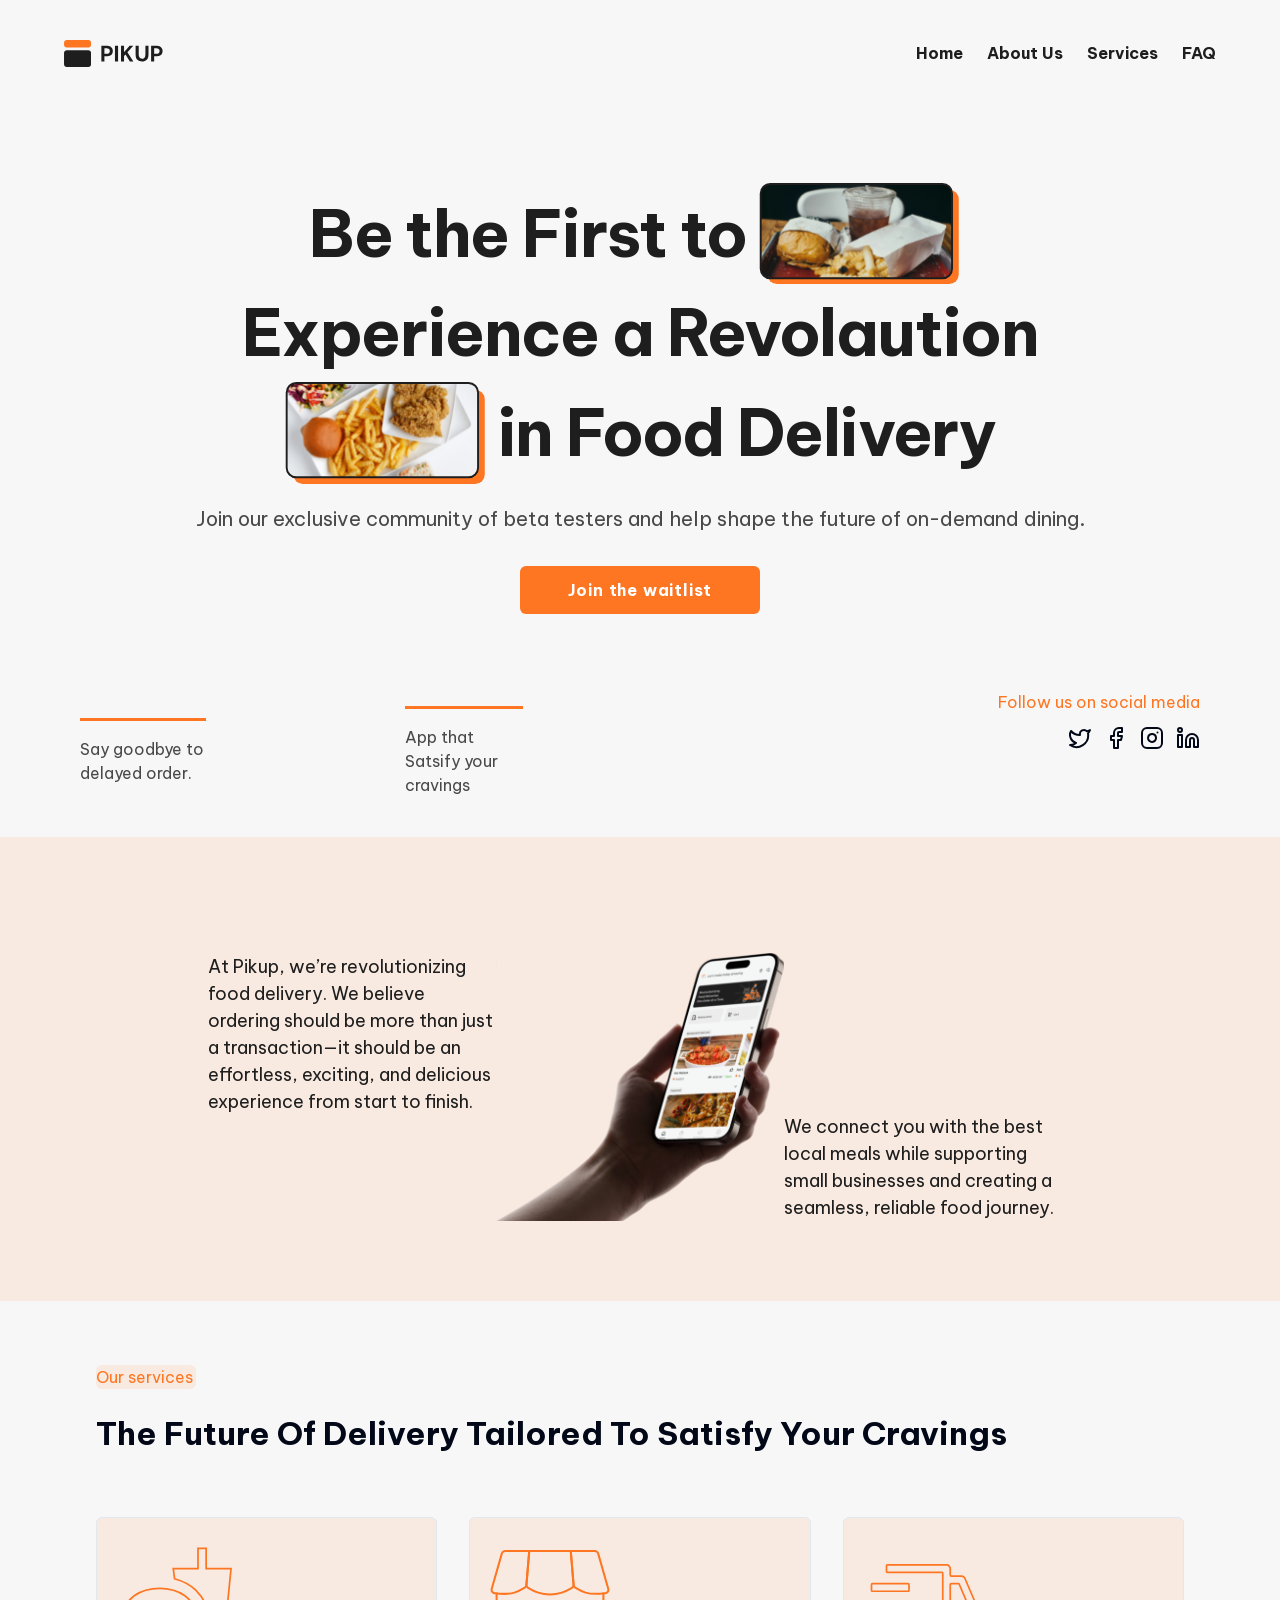
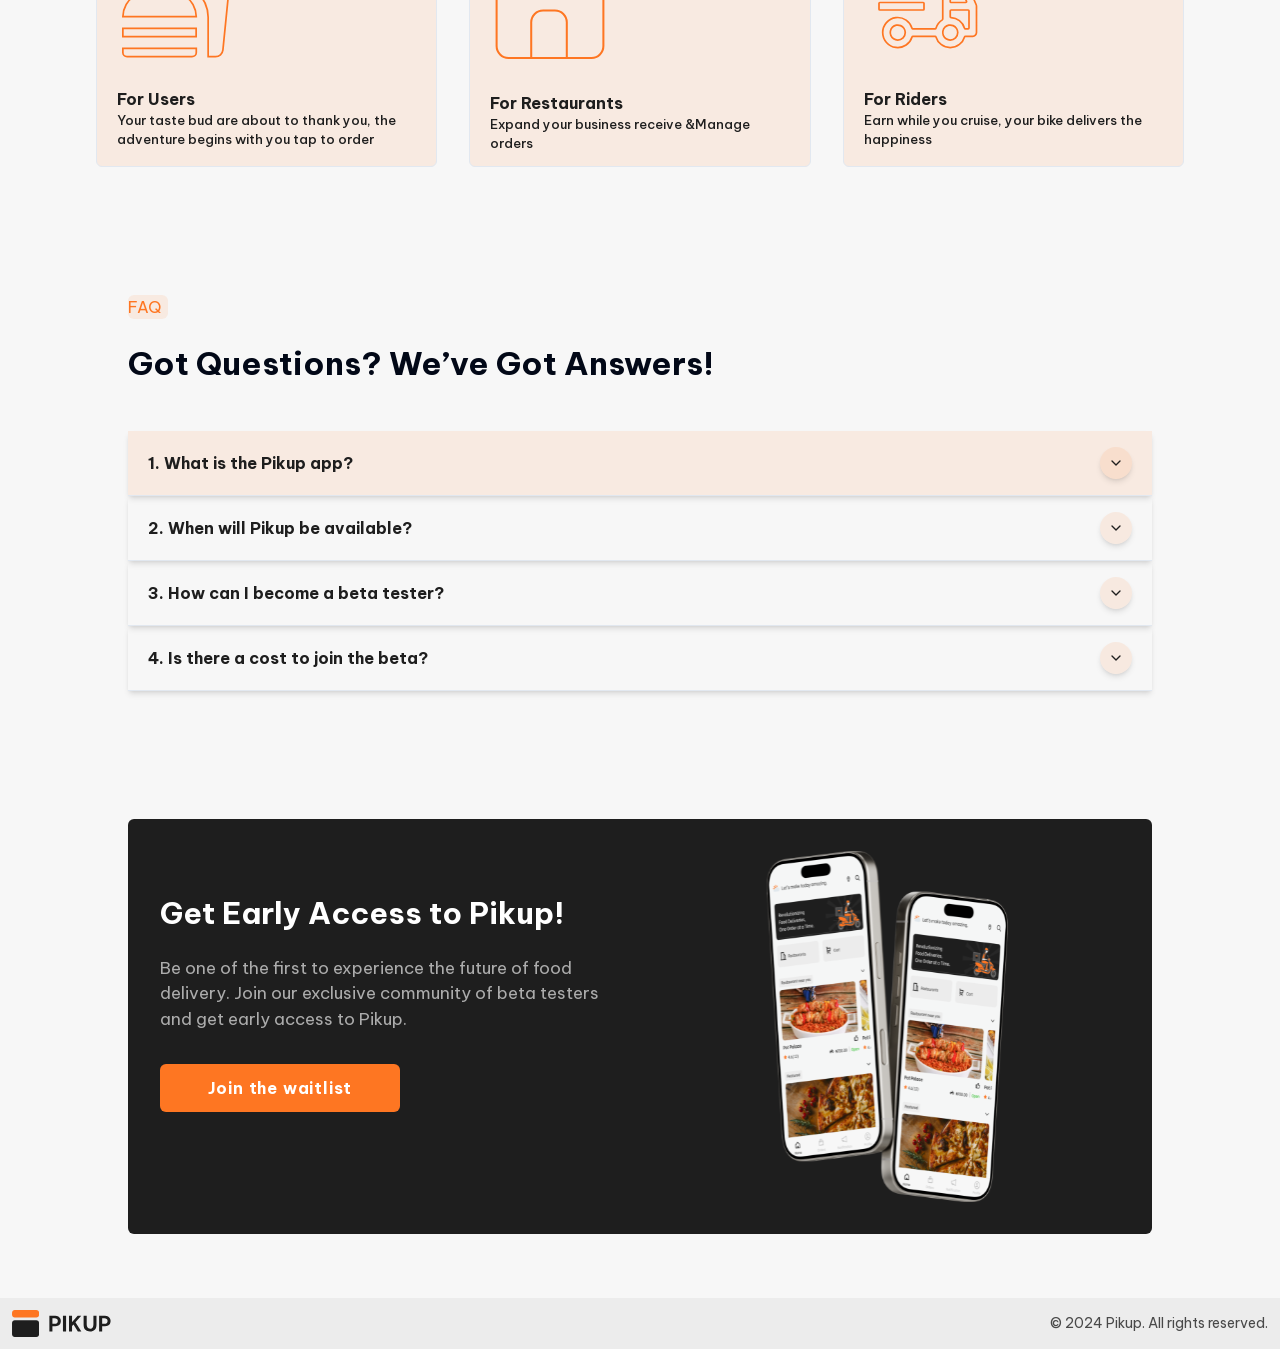
<file: index.html>
<!DOCTYPE html><html lang="en"><head><meta charSet="utf-8"/><meta name="viewport" content="width=device-width, initial-scale=1"/><link rel="stylesheet" href="/_next/static/css/c4f15d140b1f3050.css" data-precedence="next"/><link rel="preload" as="script" fetchPriority="low" href="/_next/static/chunks/webpack-d528f48b2ebd47a4.js"/><script src="/_next/static/chunks/fd9d1056-02a7ca6d61e7c515.js" async=""></script><script src="/_next/static/chunks/23-68cc1ddaee4f8f33.js" async=""></script><script src="/_next/static/chunks/main-app-592cea0767f6a997.js" async=""></script><script src="/_next/static/chunks/418-fa1ff6aec365aae2.js" async=""></script><script src="/_next/static/chunks/app/page-d074edd298087b3d.js" async=""></script><title>Pikup</title><meta name="description" content="Generated by create next app"/><link rel="icon" href="/favicon.ico" type="image/x-icon" sizes="16x16"/><script src="/_next/static/chunks/polyfills-78c92fac7aa8fdd8.js" noModule=""></script></head><body class="__className_e0ebcb"><main class="bg-[#F7F7F7]"><nav class="container"><div class="items-center px-1 pt-5 max-w-screen mx-auto md:flex md:px-8"><div class="flex items-center justify-between md:justify-center py-3 md:py-5 md:block"><a href="/"><img alt="logo" loading="lazy" width="100" height="100" decoding="async" data-nimg="1" style="color:transparent" src="/asserts/Frame 2.svg"/></a><div class="md:hidden"><button class="text-black outline-none p-2 rounded-md focus:border-[#FE7622] focus:border"><svg xmlns="http://www.w3.org/2000/svg" width="24" height="24" viewBox="0 0 24 24" fill="none" stroke="currentColor" stroke-width="2" stroke-linecap="round" stroke-linejoin="round" class="lucide lucide-menu"><line x1="4" x2="20" y1="12" y2="12"></line><line x1="4" x2="20" y1="6" y2="6"></line><line x1="4" x2="20" y1="18" y2="18"></line></svg></button></div></div><div class="flex-1 justify-self-end pb-3 mt-8 md:block md:pb-0 md:mt-0 hidden"><ul class="justify-end items-end space-y-8 md:flex md:space-x-6 md:space-y-0"><li class="text-[#1E1E1E] font-bold hover:border-b-2 border-[#FE7622]"><a href="/">Home</a></li><li class="text-[#1E1E1E] font-bold hover:border-b-2 border-[#FE7622]"><a href="#about">About Us</a></li><li class="text-[#1E1E1E] font-bold hover:border-b-2 border-[#FE7622]"><a href="#service">Services</a></li><li class="text-[#1E1E1E] font-bold hover:border-b-2 border-[#FE7622]"><a href="#faq">FAQ</a></li></ul></div></div></nav><div class="hero mt-7 sm:mt-20 flex flex-col gap-5 items-center sm:py-4 px-6"><h1 class="lg:text-[65px] text-[38px] font-bold text-[#1E1E1E] text-center tracking-tight"><span class="sm:flex gap-3 items-center justify-center me-3">Be the First to<img alt="hero" loading="lazy" width="200" height="200" decoding="async" data-nimg="1" class="hidden sm:block" style="color:transparent" src="asserts/Group 1.svg"/></span>Experience a Revolaution <br/><span class="sm:flex gap-3 items-center justify-center"><img alt="hero pikup" loading="lazy" width="200" height="200" decoding="async" data-nimg="1" class="hidden sm:block" style="color:transparent" src="/asserts/Group 2.svg"/>in Food Delivery</span></h1><p class="text-[#494949] text-[20px] text-wrap font-normal text-center">Join our exclusive community of beta testers and help shape the future of on-demand dining.</p><button class="w-[240px] mt-3 py-3 text-white font-bold tracking-wider bg-[#FE7622] rounded-md hover:bg-[#FF6B22]">Join the waitlist</button></div><div class="mt-[60px] grid lg:grid-cols-2 lg:px-20 mb-10 px-1 "><div class="grid grid-cols-2 gap-[10%] items-center"><div class="row"><hr class="border-t border-[#FE7622] border-2 my-4 md:w-1/2"/><p class="text-[#494949] md:w-1/2">Say goodbye to delayed order.</p></div><div class="row place-self-end"><hr class="border-t border-[#FE7622] border-2 my-4 md:w-1/2"/><p class="text-[#494949] md:w-1/2">App that Satsify your cravings</p></div></div><div class="lg:text-end mt-10 sm:mt-0"><p class="text-[#FE7622] text-[1rem]">Follow us on social media</p><div class="flex gap-3 lg:justify-end pt-3"><svg xmlns="http://www.w3.org/2000/svg" width="24" height="24" viewBox="0 0 24 24" fill="none" stroke="currentColor" stroke-width="2" stroke-linecap="round" stroke-linejoin="round" class="lucide lucide-twitter"><path d="M22 4s-.7 2.1-2 3.4c1.6 10-9.4 17.3-18 11.6 2.2.1 4.4-.6 6-2C3 15.5.5 9.6 3 5c2.2 2.6 5.6 4.1 9 4-.9-4.2 4-6.6 7-3.8 1.1 0 3-1.2 3-1.2z"></path></svg><svg xmlns="http://www.w3.org/2000/svg" width="24" height="24" viewBox="0 0 24 24" fill="none" stroke="currentColor" stroke-width="2" stroke-linecap="round" stroke-linejoin="round" class="lucide lucide-facebook"><path d="M18 2h-3a5 5 0 0 0-5 5v3H7v4h3v8h4v-8h3l1-4h-4V7a1 1 0 0 1 1-1h3z"></path></svg><svg xmlns="http://www.w3.org/2000/svg" width="24" height="24" viewBox="0 0 24 24" fill="none" stroke="currentColor" stroke-width="2" stroke-linecap="round" stroke-linejoin="round" class="lucide lucide-instagram"><rect width="20" height="20" x="2" y="2" rx="5" ry="5"></rect><path d="M16 11.37A4 4 0 1 1 12.63 8 4 4 0 0 1 16 11.37z"></path><line x1="17.5" x2="17.51" y1="6.5" y2="6.5"></line></svg><svg xmlns="http://www.w3.org/2000/svg" width="24" height="24" viewBox="0 0 24 24" fill="none" stroke="currentColor" stroke-width="2" stroke-linecap="round" stroke-linejoin="round" class="lucide lucide-linkedin"><path d="M16 8a6 6 0 0 1 6 6v7h-4v-7a2 2 0 0 0-2-2 2 2 0 0 0-2 2v7h-4v-7a6 6 0 0 1 6-6z"></path><rect width="4" height="12" x="2" y="9"></rect><circle cx="4" cy="4" r="2"></circle></svg></div></div></div><div class="about bg-[#FE76221A] pt-9 lg:px-32" id="about"><div class="lg:p-20 p-10 grid md:grid-cols-3 lg:gap-0"><p class=" place-self-start text-[#1E1E1E] text-[18px]">At Pikup, we’re revolutionizing food delivery. We believe ordering should be more than just a transaction—it should be an effortless, exciting, and delicious experience from start to finish.</p><img alt="logo" loading="lazy" width="400" height="300" decoding="async" data-nimg="1" class="place-self-center" style="color:transparent" src="asserts/hand.svg"/><p class="place-self-end text-[#1E1E1E] text-[18px]">We connect you with the best local meals while supporting small businesses and creating a seamless, reliable food journey.</p></div></div><div class=" py-16 md:px-24 px-6 flex flex-col gap-5" id="service"><h6 class="text-[rgb(254,118,34)] bg-[#FE76221A] w-[100px] rounded-md">Our services</h6><p class="font-semibold md:text-[2rem] text-[25px]">The Future Of Delivery Tailored To Satisfy Your Cravings</p><div class="grid md:grid-cols-3 gap-8 mt-10"><div class="card rounded-md bg-[#FE76221A] py-3 pt-6 px-5 border "><img alt="pikup" loading="lazy" width="120" height="120" decoding="async" data-nimg="1" style="color:transparent" src="asserts/mdi_food.svg"/><h3 class="text-[#1E1E1E] font-semibold mt-6">For Users</h3><p class="text-[#1E1E1E] font-medium text-[13px]">Your taste bud are about to thank you, the adventure begins with you tap to order</p></div><div class="card rounded-md bg-[#FE76221A] py-3 pt-8 px-5 border "><img alt="pikup" loading="lazy" width="120" height="120" decoding="async" data-nimg="1" style="color:transparent" src="asserts/Group.svg"/><h3 class="text-[#1E1E1E] font-semibold mt-8">For Restaurants</h3><p class="text-[#1E1E1E] font-medium text-[13px]">Expand your business receive &amp;Manage orders<!-- --> </p></div><div class="card rounded-md bg-[#FE76221A] py-3 pt-6 px-5 border "><img alt="pikup" loading="lazy" width="120" height="120" decoding="async" data-nimg="1" style="color:transparent" src="asserts/carbon_delivery.svg"/><h3 class="text-[#1E1E1E] font-semibold mt-6">For Riders</h3><p class="text-[#1E1E1E] font-medium text-[13px]">Earn while you cruise, your bike delivers the happiness</p></div></div></div><div class=" py-16 md:px-32 px-3 flex flex-col gap-5" id="faq"><h5 class="text-[rgb(254,118,34)] bg-[#FE76221A] w-[40px] rounded-md">FAQ</h5><p class="font-semibold md:text-[2rem] text-[25px]">Got Questions? We’ve Got Answers!</p><div class="w-full mt-6" data-orientation="vertical"><div data-state="closed" data-orientation="vertical" class="border-b shadow-md bg-[#FE76221A] sm:px-5 text-[#1E1E1E] px-3"><h3 data-orientation="vertical" data-state="closed" class="flex"><button type="button" aria-controls="radix-:R2eqfja:" aria-expanded="false" data-state="closed" data-orientation="vertical" id="radix-:Reqfja:" class="flex flex-1 items-center justify-between py-4 transition-all hover:underline [&amp;[data-state=open]&gt;svg]:rotate-180 font-semibold text-[16px]" data-radix-collection-item="">1. What is the Pikup app?<!-- --> <svg xmlns="http://www.w3.org/2000/svg" width="24" height="24" viewBox="0 0 24 24" fill="none" stroke="currentColor" stroke-width="2" stroke-linecap="round" stroke-linejoin="round" class="lucide lucide-chevron-down h-8 w-8 shrink-0 transition-transform rounded-full bg-[#FE76221A] p-2 shadow-md duration-200"><path d="m6 9 6 6 6-6"></path></svg></button></h3><div data-state="closed" id="radix-:R2eqfja:" hidden="" role="region" aria-labelledby="radix-:Reqfja:" data-orientation="vertical" class="overflow-hidden text-sm transition-all data-[state=closed]:animate-accordion-up data-[state=open]:animate-accordion-down" style="--radix-accordion-content-height:var(--radix-collapsible-content-height);--radix-accordion-content-width:var(--radix-collapsible-content-width)"></div></div><div data-state="closed" data-orientation="vertical" class="border-b shadow-md last: sm:px-5 text-[#1E1E1E] px-3"><h3 data-orientation="vertical" data-state="closed" class="flex"><button type="button" aria-controls="radix-:R2mqfja:" aria-expanded="false" data-state="closed" data-orientation="vertical" id="radix-:Rmqfja:" class="flex flex-1 items-center justify-between py-4 transition-all hover:underline [&amp;[data-state=open]&gt;svg]:rotate-180 font-semibold text-[16px]" data-radix-collection-item="">2. When will Pikup be available?<!-- --> <svg xmlns="http://www.w3.org/2000/svg" width="24" height="24" viewBox="0 0 24 24" fill="none" stroke="currentColor" stroke-width="2" stroke-linecap="round" stroke-linejoin="round" class="lucide lucide-chevron-down h-8 w-8 shrink-0 transition-transform rounded-full bg-[#FE76221A] p-2 shadow-md duration-200"><path d="m6 9 6 6 6-6"></path></svg></button></h3><div data-state="closed" id="radix-:R2mqfja:" hidden="" role="region" aria-labelledby="radix-:Rmqfja:" data-orientation="vertical" class="overflow-hidden text-sm transition-all data-[state=closed]:animate-accordion-up data-[state=open]:animate-accordion-down" style="--radix-accordion-content-height:var(--radix-collapsible-content-height);--radix-accordion-content-width:var(--radix-collapsible-content-width)"></div></div><div data-state="closed" data-orientation="vertical" class="border-b shadow-md sm:px-5 text-[#1E1E1E] px-3"><h3 data-orientation="vertical" data-state="closed" class="flex"><button type="button" aria-controls="radix-:R2uqfja:" aria-expanded="false" data-state="closed" data-orientation="vertical" id="radix-:Ruqfja:" class="flex flex-1 items-center justify-between py-4 transition-all hover:underline [&amp;[data-state=open]&gt;svg]:rotate-180 font-semibold text-[16px]" data-radix-collection-item="">3. How can I become a beta tester?<!-- --> <svg xmlns="http://www.w3.org/2000/svg" width="24" height="24" viewBox="0 0 24 24" fill="none" stroke="currentColor" stroke-width="2" stroke-linecap="round" stroke-linejoin="round" class="lucide lucide-chevron-down h-8 w-8 shrink-0 transition-transform rounded-full bg-[#FE76221A] p-2 shadow-md duration-200"><path d="m6 9 6 6 6-6"></path></svg></button></h3><div data-state="closed" id="radix-:R2uqfja:" hidden="" role="region" aria-labelledby="radix-:Ruqfja:" data-orientation="vertical" class="overflow-hidden text-sm transition-all data-[state=closed]:animate-accordion-up data-[state=open]:animate-accordion-down" style="--radix-accordion-content-height:var(--radix-collapsible-content-height);--radix-accordion-content-width:var(--radix-collapsible-content-width)"></div></div><div data-state="closed" data-orientation="vertical" class="border-b shadow-md sm:px-5 text-[#1E1E1E] px-3"><h3 data-orientation="vertical" data-state="closed" class="flex"><button type="button" aria-controls="radix-:R36qfja:" aria-expanded="false" data-state="closed" data-orientation="vertical" id="radix-:R16qfja:" class="flex flex-1 items-center justify-between py-4 transition-all hover:underline [&amp;[data-state=open]&gt;svg]:rotate-180 font-semibold text-[16px]" data-radix-collection-item="">4. Is there a cost to join the beta?<!-- --> <svg xmlns="http://www.w3.org/2000/svg" width="24" height="24" viewBox="0 0 24 24" fill="none" stroke="currentColor" stroke-width="2" stroke-linecap="round" stroke-linejoin="round" class="lucide lucide-chevron-down h-8 w-8 shrink-0 transition-transform rounded-full bg-[#FE76221A] p-2 shadow-md duration-200"><path d="m6 9 6 6 6-6"></path></svg></button></h3><div data-state="closed" id="radix-:R36qfja:" hidden="" role="region" aria-labelledby="radix-:R16qfja:" data-orientation="vertical" class="overflow-hidden text-sm transition-all data-[state=closed]:animate-accordion-up data-[state=open]:animate-accordion-down" style="--radix-accordion-content-height:var(--radix-collapsible-content-height);--radix-accordion-content-width:var(--radix-collapsible-content-width)"></div></div></div></div><div class=" py-16 md:px-32 px-3"><div class="bg-[#1E1E1E] p-8  grid lg:grid-cols-2 gap-6 rounded-md "><div class="pt-10"><h3 class="text-white md:text-[30px] text-[25px] font-semibold mb-5">Get Early Access to Pikup!</h3><p class="text-[#ACACAC] text-[17px]">Be one of the first to experience the future of food delivery. Join our exclusive community of beta testers and get early access to Pikup.</p><button class="w-[240px] mt-8 py-3 text-white font-bold tracking-wider bg-[#FE7622] rounded-md hover:bg-[#FF6B22]">Join the waitlist</button></div><img alt="pikup" loading="lazy" width="270" height="200" decoding="async" data-nimg="1" class="lg:ms-[100px]" style="color:transparent" src="asserts/iPhone 16 Pro mockup natural titanium 1.svg"/></div></div><div class="footer bg-[#ECECEC] p-3"><div class="flex justify-between items-center"><a href="/"><img alt="logo" loading="lazy" width="100" height="100" decoding="async" data-nimg="1" style="color:transparent" src="/asserts/Frame 2.svg"/></a><span class="text-[#494949] md:text-[14px] text-[10px]">© 2024 Pikup. All rights reserved.</span></div></div></main><script src="/_next/static/chunks/webpack-d528f48b2ebd47a4.js" async=""></script><script>(self.__next_f=self.__next_f||[]).push([0]);self.__next_f.push([2,null])</script><script>self.__next_f.push([1,"1:HL[\"/_next/static/css/c4f15d140b1f3050.css\",\"style\"]\n"])</script><script>self.__next_f.push([1,"2:I[5751,[],\"\"]\n4:I[6513,[],\"ClientPageRoot\"]\n5:I[6771,[\"418\",\"static/chunks/418-fa1ff6aec365aae2.js\",\"931\",\"static/chunks/app/page-d074edd298087b3d.js\"],\"default\"]\n6:I[9275,[],\"\"]\n7:I[1343,[],\"\"]\n9:I[6130,[],\"\"]\na:[]\n"])</script><script>self.__next_f.push([1,"0:[[[\"$\",\"link\",\"0\",{\"rel\":\"stylesheet\",\"href\":\"/_next/static/css/c4f15d140b1f3050.css\",\"precedence\":\"next\",\"crossOrigin\":\"$undefined\"}]],[\"$\",\"$L2\",null,{\"buildId\":\"Xp1NGRaWLVkozmJVN2wrj\",\"assetPrefix\":\"\",\"initialCanonicalUrl\":\"/\",\"initialTree\":[\"\",{\"children\":[\"__PAGE__\",{}]},\"$undefined\",\"$undefined\",true],\"initialSeedData\":[\"\",{\"children\":[\"__PAGE__\",{},[[\"$L3\",[\"$\",\"$L4\",null,{\"props\":{\"params\":{},\"searchParams\":{}},\"Component\":\"$5\"}]],null],null]},[[\"$\",\"html\",null,{\"lang\":\"en\",\"children\":[\"$\",\"body\",null,{\"className\":\"__className_e0ebcb\",\"children\":[\"$\",\"$L6\",null,{\"parallelRouterKey\":\"children\",\"segmentPath\":[\"children\"],\"error\":\"$undefined\",\"errorStyles\":\"$undefined\",\"errorScripts\":\"$undefined\",\"template\":[\"$\",\"$L7\",null,{}],\"templateStyles\":\"$undefined\",\"templateScripts\":\"$undefined\",\"notFound\":[[\"$\",\"title\",null,{\"children\":\"404: This page could not be found.\"}],[\"$\",\"div\",null,{\"style\":{\"fontFamily\":\"system-ui,\\\"Segoe UI\\\",Roboto,Helvetica,Arial,sans-serif,\\\"Apple Color Emoji\\\",\\\"Segoe UI Emoji\\\"\",\"height\":\"100vh\",\"textAlign\":\"center\",\"display\":\"flex\",\"flexDirection\":\"column\",\"alignItems\":\"center\",\"justifyContent\":\"center\"},\"children\":[\"$\",\"div\",null,{\"children\":[[\"$\",\"style\",null,{\"dangerouslySetInnerHTML\":{\"__html\":\"body{color:#000;background:#fff;margin:0}.next-error-h1{border-right:1px solid rgba(0,0,0,.3)}@media (prefers-color-scheme:dark){body{color:#fff;background:#000}.next-error-h1{border-right:1px solid rgba(255,255,255,.3)}}\"}}],[\"$\",\"h1\",null,{\"className\":\"next-error-h1\",\"style\":{\"display\":\"inline-block\",\"margin\":\"0 20px 0 0\",\"padding\":\"0 23px 0 0\",\"fontSize\":24,\"fontWeight\":500,\"verticalAlign\":\"top\",\"lineHeight\":\"49px\"},\"children\":\"404\"}],[\"$\",\"div\",null,{\"style\":{\"display\":\"inline-block\"},\"children\":[\"$\",\"h2\",null,{\"style\":{\"fontSize\":14,\"fontWeight\":400,\"lineHeight\":\"49px\",\"margin\":0},\"children\":\"This page could not be found.\"}]}]]}]}]],\"notFoundStyles\":[],\"styles\":null}]}]}],null],null],\"couldBeIntercepted\":false,\"initialHead\":[null,\"$L8\"],\"globalErrorComponent\":\"$9\",\"missingSlots\":\"$Wa\"}]]\n"])</script><script>self.__next_f.push([1,"8:[[\"$\",\"meta\",\"0\",{\"name\":\"viewport\",\"content\":\"width=device-width, initial-scale=1\"}],[\"$\",\"meta\",\"1\",{\"charSet\":\"utf-8\"}],[\"$\",\"title\",\"2\",{\"children\":\"Pikup\"}],[\"$\",\"meta\",\"3\",{\"name\":\"description\",\"content\":\"Generated by create next app\"}],[\"$\",\"link\",\"4\",{\"rel\":\"icon\",\"href\":\"/favicon.ico\",\"type\":\"image/x-icon\",\"sizes\":\"16x16\"}]]\n3:null\n"])</script></body></html>
</file>
<file: _next/static/css/c4f15d140b1f3050.css>
@font-face{font-family:__Be_Vietnam_Pro_e0ebcb;font-style:normal;font-weight:400;font-display:swap;src:url(/_next/static/media/76f85175de9485bf-s.woff2) format("woff2");unicode-range:u+0102-0103,u+0110-0111,u+0128-0129,u+0168-0169,u+01a0-01a1,u+01af-01b0,u+0300-0301,u+0303-0304,u+0308-0309,u+0323,u+0329,u+1ea0-1ef9,u+20ab}@font-face{font-family:__Be_Vietnam_Pro_e0ebcb;font-style:normal;font-weight:400;font-display:swap;src:url(/_next/static/media/b27c706639ed0ce8-s.woff2) format("woff2");unicode-range:u+0100-02ba,u+02bd-02c5,u+02c7-02cc,u+02ce-02d7,u+02dd-02ff,u+0304,u+0308,u+0329,u+1d00-1dbf,u+1e00-1e9f,u+1ef2-1eff,u+2020,u+20a0-20ab,u+20ad-20c0,u+2113,u+2c60-2c7f,u+a720-a7ff}@font-face{font-family:__Be_Vietnam_Pro_e0ebcb;font-style:normal;font-weight:400;font-display:swap;src:url(/_next/static/media/fc6d8b10b7b1f644-s.p.woff2) format("woff2");unicode-range:u+00??,u+0131,u+0152-0153,u+02bb-02bc,u+02c6,u+02da,u+02dc,u+0304,u+0308,u+0329,u+2000-206f,u+20ac,u+2122,u+2191,u+2193,u+2212,u+2215,u+feff,u+fffd}@font-face{font-family:__Be_Vietnam_Pro_e0ebcb;font-style:normal;font-weight:500;font-display:swap;src:url(/_next/static/media/85ae9b4f4e1f55b0-s.woff2) format("woff2");unicode-range:u+0102-0103,u+0110-0111,u+0128-0129,u+0168-0169,u+01a0-01a1,u+01af-01b0,u+0300-0301,u+0303-0304,u+0308-0309,u+0323,u+0329,u+1ea0-1ef9,u+20ab}@font-face{font-family:__Be_Vietnam_Pro_e0ebcb;font-style:normal;font-weight:500;font-display:swap;src:url(/_next/static/media/cc1f5fabab25995c-s.woff2) format("woff2");unicode-range:u+0100-02ba,u+02bd-02c5,u+02c7-02cc,u+02ce-02d7,u+02dd-02ff,u+0304,u+0308,u+0329,u+1d00-1dbf,u+1e00-1e9f,u+1ef2-1eff,u+2020,u+20a0-20ab,u+20ad-20c0,u+2113,u+2c60-2c7f,u+a720-a7ff}@font-face{font-family:__Be_Vietnam_Pro_e0ebcb;font-style:normal;font-weight:500;font-display:swap;src:url(/_next/static/media/aed5f820244f2ee5-s.p.woff2) format("woff2");unicode-range:u+00??,u+0131,u+0152-0153,u+02bb-02bc,u+02c6,u+02da,u+02dc,u+0304,u+0308,u+0329,u+2000-206f,u+20ac,u+2122,u+2191,u+2193,u+2212,u+2215,u+feff,u+fffd}@font-face{font-family:__Be_Vietnam_Pro_e0ebcb;font-style:normal;font-weight:700;font-display:swap;src:url(/_next/static/media/c562c6e6b7975def-s.woff2) format("woff2");unicode-range:u+0102-0103,u+0110-0111,u+0128-0129,u+0168-0169,u+01a0-01a1,u+01af-01b0,u+0300-0301,u+0303-0304,u+0308-0309,u+0323,u+0329,u+1ea0-1ef9,u+20ab}@font-face{font-family:__Be_Vietnam_Pro_e0ebcb;font-style:normal;font-weight:700;font-display:swap;src:url(/_next/static/media/f2b0e3876f711795-s.woff2) format("woff2");unicode-range:u+0100-02ba,u+02bd-02c5,u+02c7-02cc,u+02ce-02d7,u+02dd-02ff,u+0304,u+0308,u+0329,u+1d00-1dbf,u+1e00-1e9f,u+1ef2-1eff,u+2020,u+20a0-20ab,u+20ad-20c0,u+2113,u+2c60-2c7f,u+a720-a7ff}@font-face{font-family:__Be_Vietnam_Pro_e0ebcb;font-style:normal;font-weight:700;font-display:swap;src:url(/_next/static/media/d5d5675f0c147195-s.p.woff2) format("woff2");unicode-range:u+00??,u+0131,u+0152-0153,u+02bb-02bc,u+02c6,u+02da,u+02dc,u+0304,u+0308,u+0329,u+2000-206f,u+20ac,u+2122,u+2191,u+2193,u+2212,u+2215,u+feff,u+fffd}@font-face{font-family:__Be_Vietnam_Pro_e0ebcb;font-style:normal;font-weight:800;font-display:swap;src:url(/_next/static/media/baa33d7d9c5a2855-s.woff2) format("woff2");unicode-range:u+0102-0103,u+0110-0111,u+0128-0129,u+0168-0169,u+01a0-01a1,u+01af-01b0,u+0300-0301,u+0303-0304,u+0308-0309,u+0323,u+0329,u+1ea0-1ef9,u+20ab}@font-face{font-family:__Be_Vietnam_Pro_e0ebcb;font-style:normal;font-weight:800;font-display:swap;src:url(/_next/static/media/bc2c09677d9b58cc-s.woff2) format("woff2");unicode-range:u+0100-02ba,u+02bd-02c5,u+02c7-02cc,u+02ce-02d7,u+02dd-02ff,u+0304,u+0308,u+0329,u+1d00-1dbf,u+1e00-1e9f,u+1ef2-1eff,u+2020,u+20a0-20ab,u+20ad-20c0,u+2113,u+2c60-2c7f,u+a720-a7ff}@font-face{font-family:__Be_Vietnam_Pro_e0ebcb;font-style:normal;font-weight:800;font-display:swap;src:url(/_next/static/media/939d8b039e3953b7-s.p.woff2) format("woff2");unicode-range:u+00??,u+0131,u+0152-0153,u+02bb-02bc,u+02c6,u+02da,u+02dc,u+0304,u+0308,u+0329,u+2000-206f,u+20ac,u+2122,u+2191,u+2193,u+2212,u+2215,u+feff,u+fffd}@font-face{font-family:__Be_Vietnam_Pro_e0ebcb;font-style:normal;font-weight:900;font-display:swap;src:url(/_next/static/media/356ac0abdf755dba-s.woff2) format("woff2");unicode-range:u+0102-0103,u+0110-0111,u+0128-0129,u+0168-0169,u+01a0-01a1,u+01af-01b0,u+0300-0301,u+0303-0304,u+0308-0309,u+0323,u+0329,u+1ea0-1ef9,u+20ab}@font-face{font-family:__Be_Vietnam_Pro_e0ebcb;font-style:normal;font-weight:900;font-display:swap;src:url(/_next/static/media/e16da29b01c3a071-s.woff2) format("woff2");unicode-range:u+0100-02ba,u+02bd-02c5,u+02c7-02cc,u+02ce-02d7,u+02dd-02ff,u+0304,u+0308,u+0329,u+1d00-1dbf,u+1e00-1e9f,u+1ef2-1eff,u+2020,u+20a0-20ab,u+20ad-20c0,u+2113,u+2c60-2c7f,u+a720-a7ff}@font-face{font-family:__Be_Vietnam_Pro_e0ebcb;font-style:normal;font-weight:900;font-display:swap;src:url(/_next/static/media/21dca4c8c75d37e0-s.p.woff2) format("woff2");unicode-range:u+00??,u+0131,u+0152-0153,u+02bb-02bc,u+02c6,u+02da,u+02dc,u+0304,u+0308,u+0329,u+2000-206f,u+20ac,u+2122,u+2191,u+2193,u+2212,u+2215,u+feff,u+fffd}@font-face{font-family:__Be_Vietnam_Pro_Fallback_e0ebcb;src:local("Arial");ascent-override:90.61%;descent-override:24.01%;line-gap-override:0.00%;size-adjust:110.36%}.__className_e0ebcb{font-family:__Be_Vietnam_Pro_e0ebcb,__Be_Vietnam_Pro_Fallback_e0ebcb;font-style:normal}

/*
! tailwindcss v3.4.10 | MIT License | https://tailwindcss.com
*/*,:after,:before{box-sizing:border-box;border:0 solid #e5e7eb}:after,:before{--tw-content:""}:host,html{line-height:1.5;-webkit-text-size-adjust:100%;-moz-tab-size:4;tab-size:4;font-family:ui-sans-serif,system-ui,sans-serif,Apple Color Emoji,Segoe UI Emoji,Segoe UI Symbol,Noto Color Emoji;font-feature-settings:normal;font-variation-settings:normal;-webkit-tap-highlight-color:transparent}body{margin:0;line-height:inherit}hr{height:0;color:inherit;border-top-width:1px}abbr:where([title]){text-decoration:underline dotted}h1,h2,h3,h4,h5,h6{font-size:inherit;font-weight:inherit}a{color:inherit;text-decoration:inherit}b,strong{font-weight:bolder}code,kbd,pre,samp{font-family:ui-monospace,SFMono-Regular,Menlo,Monaco,Consolas,Liberation Mono,Courier New,monospace;font-feature-settings:normal;font-variation-settings:normal;font-size:1em}small{font-size:80%}sub,sup{font-size:75%;line-height:0;position:relative;vertical-align:baseline}sub{bottom:-.25em}sup{top:-.5em}table{text-indent:0;border-color:inherit;border-collapse:collapse}button,input,optgroup,select,textarea{font-family:inherit;font-feature-settings:inherit;font-variation-settings:inherit;font-size:100%;font-weight:inherit;line-height:inherit;letter-spacing:inherit;color:inherit;margin:0;padding:0}button,select{text-transform:none}button,input:where([type=button]),input:where([type=reset]),input:where([type=submit]){-webkit-appearance:button;background-color:transparent;background-image:none}:-moz-focusring{outline:auto}:-moz-ui-invalid{box-shadow:none}progress{vertical-align:baseline}::-webkit-inner-spin-button,::-webkit-outer-spin-button{height:auto}[type=search]{-webkit-appearance:textfield;outline-offset:-2px}::-webkit-search-decoration{-webkit-appearance:none}::-webkit-file-upload-button{-webkit-appearance:button;font:inherit}summary{display:list-item}blockquote,dd,dl,figure,h1,h2,h3,h4,h5,h6,hr,p,pre{margin:0}fieldset{margin:0}fieldset,legend{padding:0}menu,ol,ul{list-style:none;margin:0;padding:0}dialog{padding:0}textarea{resize:vertical}input::placeholder,textarea::placeholder{opacity:1;color:#9ca3af}[role=button],button{cursor:pointer}:disabled{cursor:default}audio,canvas,embed,iframe,img,object,svg,video{display:block;vertical-align:middle}img,video{max-width:100%;height:auto}[hidden]{display:none}:root{--background:0 0% 100%;--foreground:222.2 84% 4.9%;--card:0 0% 100%;--card-foreground:222.2 84% 4.9%;--popover:0 0% 100%;--popover-foreground:222.2 84% 4.9%;--primary:222.2 47.4% 11.2%;--primary-foreground:210 40% 98%;--secondary:210 40% 96.1%;--secondary-foreground:222.2 47.4% 11.2%;--muted:210 40% 96.1%;--muted-foreground:215.4 16.3% 46.9%;--accent:210 40% 96.1%;--accent-foreground:222.2 47.4% 11.2%;--destructive:0 84.2% 60.2%;--destructive-foreground:210 40% 98%;--border:214.3 31.8% 91.4%;--input:214.3 31.8% 91.4%;--ring:222.2 84% 4.9%;--radius:0.5rem;--chart-1:12 76% 61%;--chart-2:173 58% 39%;--chart-3:197 37% 24%;--chart-4:43 74% 66%;--chart-5:27 87% 67%}*{border-color:hsl(var(--border))}body{background-color:hsl(var(--background));color:hsl(var(--foreground))}*,:after,:before{--tw-border-spacing-x:0;--tw-border-spacing-y:0;--tw-translate-x:0;--tw-translate-y:0;--tw-rotate:0;--tw-skew-x:0;--tw-skew-y:0;--tw-scale-x:1;--tw-scale-y:1;--tw-pan-x: ;--tw-pan-y: ;--tw-pinch-zoom: ;--tw-scroll-snap-strictness:proximity;--tw-gradient-from-position: ;--tw-gradient-via-position: ;--tw-gradient-to-position: ;--tw-ordinal: ;--tw-slashed-zero: ;--tw-numeric-figure: ;--tw-numeric-spacing: ;--tw-numeric-fraction: ;--tw-ring-inset: ;--tw-ring-offset-width:0px;--tw-ring-offset-color:#fff;--tw-ring-color:rgba(59,130,246,.5);--tw-ring-offset-shadow:0 0 #0000;--tw-ring-shadow:0 0 #0000;--tw-shadow:0 0 #0000;--tw-shadow-colored:0 0 #0000;--tw-blur: ;--tw-brightness: ;--tw-contrast: ;--tw-grayscale: ;--tw-hue-rotate: ;--tw-invert: ;--tw-saturate: ;--tw-sepia: ;--tw-drop-shadow: ;--tw-backdrop-blur: ;--tw-backdrop-brightness: ;--tw-backdrop-contrast: ;--tw-backdrop-grayscale: ;--tw-backdrop-hue-rotate: ;--tw-backdrop-invert: ;--tw-backdrop-opacity: ;--tw-backdrop-saturate: ;--tw-backdrop-sepia: ;--tw-contain-size: ;--tw-contain-layout: ;--tw-contain-paint: ;--tw-contain-style: }::backdrop{--tw-border-spacing-x:0;--tw-border-spacing-y:0;--tw-translate-x:0;--tw-translate-y:0;--tw-rotate:0;--tw-skew-x:0;--tw-skew-y:0;--tw-scale-x:1;--tw-scale-y:1;--tw-pan-x: ;--tw-pan-y: ;--tw-pinch-zoom: ;--tw-scroll-snap-strictness:proximity;--tw-gradient-from-position: ;--tw-gradient-via-position: ;--tw-gradient-to-position: ;--tw-ordinal: ;--tw-slashed-zero: ;--tw-numeric-figure: ;--tw-numeric-spacing: ;--tw-numeric-fraction: ;--tw-ring-inset: ;--tw-ring-offset-width:0px;--tw-ring-offset-color:#fff;--tw-ring-color:rgba(59,130,246,.5);--tw-ring-offset-shadow:0 0 #0000;--tw-ring-shadow:0 0 #0000;--tw-shadow:0 0 #0000;--tw-shadow-colored:0 0 #0000;--tw-blur: ;--tw-brightness: ;--tw-contrast: ;--tw-grayscale: ;--tw-hue-rotate: ;--tw-invert: ;--tw-saturate: ;--tw-sepia: ;--tw-drop-shadow: ;--tw-backdrop-blur: ;--tw-backdrop-brightness: ;--tw-backdrop-contrast: ;--tw-backdrop-grayscale: ;--tw-backdrop-hue-rotate: ;--tw-backdrop-invert: ;--tw-backdrop-opacity: ;--tw-backdrop-saturate: ;--tw-backdrop-sepia: ;--tw-contain-size: ;--tw-contain-layout: ;--tw-contain-paint: ;--tw-contain-style: }.container{width:100%;margin-right:auto;margin-left:auto;padding-right:2rem;padding-left:2rem}@media (min-width:1400px){.container{max-width:1400px}}.mx-auto{margin-left:auto;margin-right:auto}.my-4{margin-top:1rem;margin-bottom:1rem}.mb-10{margin-bottom:2.5rem}.mb-5{margin-bottom:1.25rem}.me-3{margin-inline-end:.75rem}.mt-10{margin-top:2.5rem}.mt-3{margin-top:.75rem}.mt-6{margin-top:1.5rem}.mt-7{margin-top:1.75rem}.mt-8{margin-top:2rem}.mt-\[60px\]{margin-top:60px}.block{display:block}.flex{display:flex}.inline-flex{display:inline-flex}.grid{display:grid}.hidden{display:none}.h-10{height:2.5rem}.h-11{height:2.75rem}.h-8{height:2rem}.h-9{height:2.25rem}.w-10{width:2.5rem}.w-8{width:2rem}.w-\[100px\]{width:100px}.w-\[240px\]{width:240px}.w-\[40px\]{width:40px}.w-full{width:100%}.flex-1{flex:1 1 0%}.shrink-0{flex-shrink:0}.grid-cols-2{grid-template-columns:repeat(2,minmax(0,1fr))}.flex-col{flex-direction:column}.items-end{align-items:flex-end}.items-center{align-items:center}.justify-end{justify-content:flex-end}.justify-center{justify-content:center}.justify-between{justify-content:space-between}.gap-3{gap:.75rem}.gap-5{gap:1.25rem}.gap-6{gap:1.5rem}.gap-8{gap:2rem}.gap-\[10\%\]{gap:10%}.space-y-1\.5>:not([hidden])~:not([hidden]){--tw-space-y-reverse:0;margin-top:calc(.375rem * calc(1 - var(--tw-space-y-reverse)));margin-bottom:calc(.375rem * var(--tw-space-y-reverse))}.space-y-8>:not([hidden])~:not([hidden]){--tw-space-y-reverse:0;margin-top:calc(2rem * calc(1 - var(--tw-space-y-reverse)));margin-bottom:calc(2rem * var(--tw-space-y-reverse))}.place-self-start{place-self:start}.place-self-end{place-self:end}.place-self-center{place-self:center}.justify-self-end{justify-self:end}.overflow-hidden{overflow:hidden}.whitespace-nowrap{white-space:nowrap}.text-wrap{text-wrap:wrap}.rounded-full{border-radius:9999px}.rounded-lg{border-radius:var(--radius)}.rounded-md{border-radius:calc(var(--radius) - 2px)}.border{border-width:1px}.border-2{border-width:2px}.border-b{border-bottom-width:1px}.border-t{border-top-width:1px}.border-\[\#FE7622\]{--tw-border-opacity:1;border-color:rgb(254 118 34/var(--tw-border-opacity))}.border-input{border-color:hsl(var(--input))}.bg-\[\#1E1E1E\]{--tw-bg-opacity:1;background-color:rgb(30 30 30/var(--tw-bg-opacity))}.bg-\[\#ECECEC\]{--tw-bg-opacity:1;background-color:rgb(236 236 236/var(--tw-bg-opacity))}.bg-\[\#F7F7F7\]{--tw-bg-opacity:1;background-color:rgb(247 247 247/var(--tw-bg-opacity))}.bg-\[\#FE76221A\]{background-color:#fe76221a}.bg-\[\#FE7622\]{--tw-bg-opacity:1;background-color:rgb(254 118 34/var(--tw-bg-opacity))}.bg-background{background-color:hsl(var(--background))}.bg-card{background-color:hsl(var(--card))}.bg-destructive{background-color:hsl(var(--destructive))}.bg-primary{background-color:hsl(var(--primary))}.bg-secondary{background-color:hsl(var(--secondary))}.p-10{padding:2.5rem}.p-2{padding:.5rem}.p-3{padding:.75rem}.p-6{padding:1.5rem}.p-8{padding:2rem}.px-1{padding-left:.25rem;padding-right:.25rem}.px-3{padding-left:.75rem;padding-right:.75rem}.px-4{padding-left:1rem;padding-right:1rem}.px-5{padding-left:1.25rem;padding-right:1.25rem}.px-6{padding-left:1.5rem;padding-right:1.5rem}.px-8{padding-left:2rem;padding-right:2rem}.py-16{padding-top:4rem;padding-bottom:4rem}.py-2{padding-top:.5rem;padding-bottom:.5rem}.py-3{padding-top:.75rem;padding-bottom:.75rem}.py-4{padding-top:1rem;padding-bottom:1rem}.pb-3{padding-bottom:.75rem}.pb-4{padding-bottom:1rem}.pt-0{padding-top:0}.pt-10{padding-top:2.5rem}.pt-3{padding-top:.75rem}.pt-5{padding-top:1.25rem}.pt-6{padding-top:1.5rem}.pt-8{padding-top:2rem}.pt-9{padding-top:2.25rem}.text-center{text-align:center}.text-2xl{font-size:1.5rem;line-height:2rem}.text-\[10px\]{font-size:10px}.text-\[13px\]{font-size:13px}.text-\[16px\]{font-size:16px}.text-\[17px\]{font-size:17px}.text-\[18px\]{font-size:18px}.text-\[1rem\]{font-size:1rem}.text-\[20px\]{font-size:20px}.text-\[25px\]{font-size:25px}.text-\[38px\]{font-size:38px}.text-sm{font-size:.875rem;line-height:1.25rem}.font-bold{font-weight:700}.font-medium{font-weight:500}.font-normal{font-weight:400}.font-semibold{font-weight:600}.leading-none{line-height:1}.tracking-tight{letter-spacing:-.025em}.tracking-wider{letter-spacing:.05em}.text-\[\#1E1E1E\]{--tw-text-opacity:1;color:rgb(30 30 30/var(--tw-text-opacity))}.text-\[\#494949\]{--tw-text-opacity:1;color:rgb(73 73 73/var(--tw-text-opacity))}.text-\[\#ACACAC\]{--tw-text-opacity:1;color:rgb(172 172 172/var(--tw-text-opacity))}.text-\[\#FE7622\],.text-\[rgb\(254\2c 118\2c 34\)\]{--tw-text-opacity:1;color:rgb(254 118 34/var(--tw-text-opacity))}.text-black{--tw-text-opacity:1;color:rgb(0 0 0/var(--tw-text-opacity))}.text-card-foreground{color:hsl(var(--card-foreground))}.text-destructive-foreground{color:hsl(var(--destructive-foreground))}.text-muted-foreground{color:hsl(var(--muted-foreground))}.text-primary{color:hsl(var(--primary))}.text-primary-foreground{color:hsl(var(--primary-foreground))}.text-secondary-foreground{color:hsl(var(--secondary-foreground))}.text-white{--tw-text-opacity:1;color:rgb(255 255 255/var(--tw-text-opacity))}.underline-offset-4{text-underline-offset:4px}.shadow-md{--tw-shadow:0 4px 6px -1px rgba(0,0,0,.1),0 2px 4px -2px rgba(0,0,0,.1);--tw-shadow-colored:0 4px 6px -1px var(--tw-shadow-color),0 2px 4px -2px var(--tw-shadow-color)}.shadow-md,.shadow-sm{box-shadow:var(--tw-ring-offset-shadow,0 0 #0000),var(--tw-ring-shadow,0 0 #0000),var(--tw-shadow)}.shadow-sm{--tw-shadow:0 1px 2px 0 rgba(0,0,0,.05);--tw-shadow-colored:0 1px 2px 0 var(--tw-shadow-color)}.outline-none{outline:2px solid transparent;outline-offset:2px}.outline{outline-style:solid}.ring-offset-background{--tw-ring-offset-color:hsl(var(--background))}.transition-all{transition-property:all;transition-timing-function:cubic-bezier(.4,0,.2,1);transition-duration:.15s}.transition-colors{transition-property:color,background-color,border-color,text-decoration-color,fill,stroke;transition-timing-function:cubic-bezier(.4,0,.2,1);transition-duration:.15s}.transition-transform{transition-property:transform;transition-timing-function:cubic-bezier(.4,0,.2,1);transition-duration:.15s}.duration-200{transition-duration:.2s}@keyframes enter{0%{opacity:var(--tw-enter-opacity,1);transform:translate3d(var(--tw-enter-translate-x,0),var(--tw-enter-translate-y,0),0) scale3d(var(--tw-enter-scale,1),var(--tw-enter-scale,1),var(--tw-enter-scale,1)) rotate(var(--tw-enter-rotate,0))}}@keyframes exit{to{opacity:var(--tw-exit-opacity,1);transform:translate3d(var(--tw-exit-translate-x,0),var(--tw-exit-translate-y,0),0) scale3d(var(--tw-exit-scale,1),var(--tw-exit-scale,1),var(--tw-exit-scale,1)) rotate(var(--tw-exit-rotate,0))}}.duration-200{animation-duration:.2s}.file\:border-0::file-selector-button{border-width:0}.file\:bg-transparent::file-selector-button{background-color:transparent}.file\:text-sm::file-selector-button{font-size:.875rem;line-height:1.25rem}.file\:font-medium::file-selector-button{font-weight:500}.placeholder\:text-muted-foreground::placeholder{color:hsl(var(--muted-foreground))}.hover\:border-b-2:hover{border-bottom-width:2px}.hover\:bg-\[\#FF6B22\]:hover{--tw-bg-opacity:1;background-color:rgb(255 107 34/var(--tw-bg-opacity))}.hover\:bg-accent:hover{background-color:hsl(var(--accent))}.hover\:bg-destructive\/90:hover{background-color:hsl(var(--destructive)/.9)}.hover\:bg-primary\/90:hover{background-color:hsl(var(--primary)/.9)}.hover\:bg-secondary\/80:hover{background-color:hsl(var(--secondary)/.8)}.hover\:text-accent-foreground:hover{color:hsl(var(--accent-foreground))}.hover\:underline:hover{text-decoration-line:underline}.focus\:border:focus{border-width:1px}.focus\:border-\[\#FE7622\]:focus{--tw-border-opacity:1;border-color:rgb(254 118 34/var(--tw-border-opacity))}.focus-visible\:outline-none:focus-visible{outline:2px solid transparent;outline-offset:2px}.focus-visible\:ring-2:focus-visible{--tw-ring-offset-shadow:var(--tw-ring-inset) 0 0 0 var(--tw-ring-offset-width) var(--tw-ring-offset-color);--tw-ring-shadow:var(--tw-ring-inset) 0 0 0 calc(2px + var(--tw-ring-offset-width)) var(--tw-ring-color);box-shadow:var(--tw-ring-offset-shadow),var(--tw-ring-shadow),var(--tw-shadow,0 0 #0000)}.focus-visible\:ring-ring:focus-visible{--tw-ring-color:hsl(var(--ring))}.focus-visible\:ring-offset-2:focus-visible{--tw-ring-offset-width:2px}.disabled\:pointer-events-none:disabled{pointer-events:none}.disabled\:cursor-not-allowed:disabled{cursor:not-allowed}.disabled\:opacity-50:disabled{opacity:.5}@keyframes accordion-up{0%{height:var(--radix-accordion-content-height)}to{height:0}}.data-\[state\=closed\]\:animate-accordion-up[data-state=closed]{animation:accordion-up .2s ease-out}@keyframes accordion-down{0%{height:0}to{height:var(--radix-accordion-content-height)}}.data-\[state\=open\]\:animate-accordion-down[data-state=open]{animation:accordion-down .2s ease-out}@media (min-width:640px){.sm\:mt-0{margin-top:0}.sm\:mt-20{margin-top:5rem}.sm\:block{display:block}.sm\:flex{display:flex}.sm\:px-5{padding-left:1.25rem;padding-right:1.25rem}.sm\:py-4{padding-top:1rem;padding-bottom:1rem}}@media (min-width:768px){.md\:mt-0{margin-top:0}.md\:block{display:block}.md\:flex{display:flex}.md\:hidden{display:none}.md\:w-1\/2{width:50%}.md\:grid-cols-3{grid-template-columns:repeat(3,minmax(0,1fr))}.md\:justify-center{justify-content:center}.md\:space-x-6>:not([hidden])~:not([hidden]){--tw-space-x-reverse:0;margin-right:calc(1.5rem * var(--tw-space-x-reverse));margin-left:calc(1.5rem * calc(1 - var(--tw-space-x-reverse)))}.md\:space-y-0>:not([hidden])~:not([hidden]){--tw-space-y-reverse:0;margin-top:calc(0px * calc(1 - var(--tw-space-y-reverse)));margin-bottom:calc(0px * var(--tw-space-y-reverse))}.md\:px-24{padding-left:6rem;padding-right:6rem}.md\:px-32{padding-left:8rem;padding-right:8rem}.md\:px-8{padding-left:2rem;padding-right:2rem}.md\:py-5{padding-top:1.25rem;padding-bottom:1.25rem}.md\:pb-0{padding-bottom:0}.md\:text-\[14px\]{font-size:14px}.md\:text-\[2rem\]{font-size:2rem}.md\:text-\[30px\]{font-size:30px}}@media (min-width:1024px){.lg\:ms-\[100px\]{margin-inline-start:100px}.lg\:grid-cols-2{grid-template-columns:repeat(2,minmax(0,1fr))}.lg\:justify-end{justify-content:flex-end}.lg\:gap-0{gap:0}.lg\:p-20{padding:5rem}.lg\:px-20{padding-left:5rem;padding-right:5rem}.lg\:px-32{padding-left:8rem;padding-right:8rem}.lg\:text-end{text-align:end}.lg\:text-\[65px\]{font-size:65px}}.\[\&\[data-state\=open\]\>svg\]\:rotate-180[data-state=open]>svg{--tw-rotate:180deg;transform:translate(var(--tw-translate-x),var(--tw-translate-y)) rotate(var(--tw-rotate)) skewX(var(--tw-skew-x)) skewY(var(--tw-skew-y)) scaleX(var(--tw-scale-x)) scaleY(var(--tw-scale-y))}
</file>
